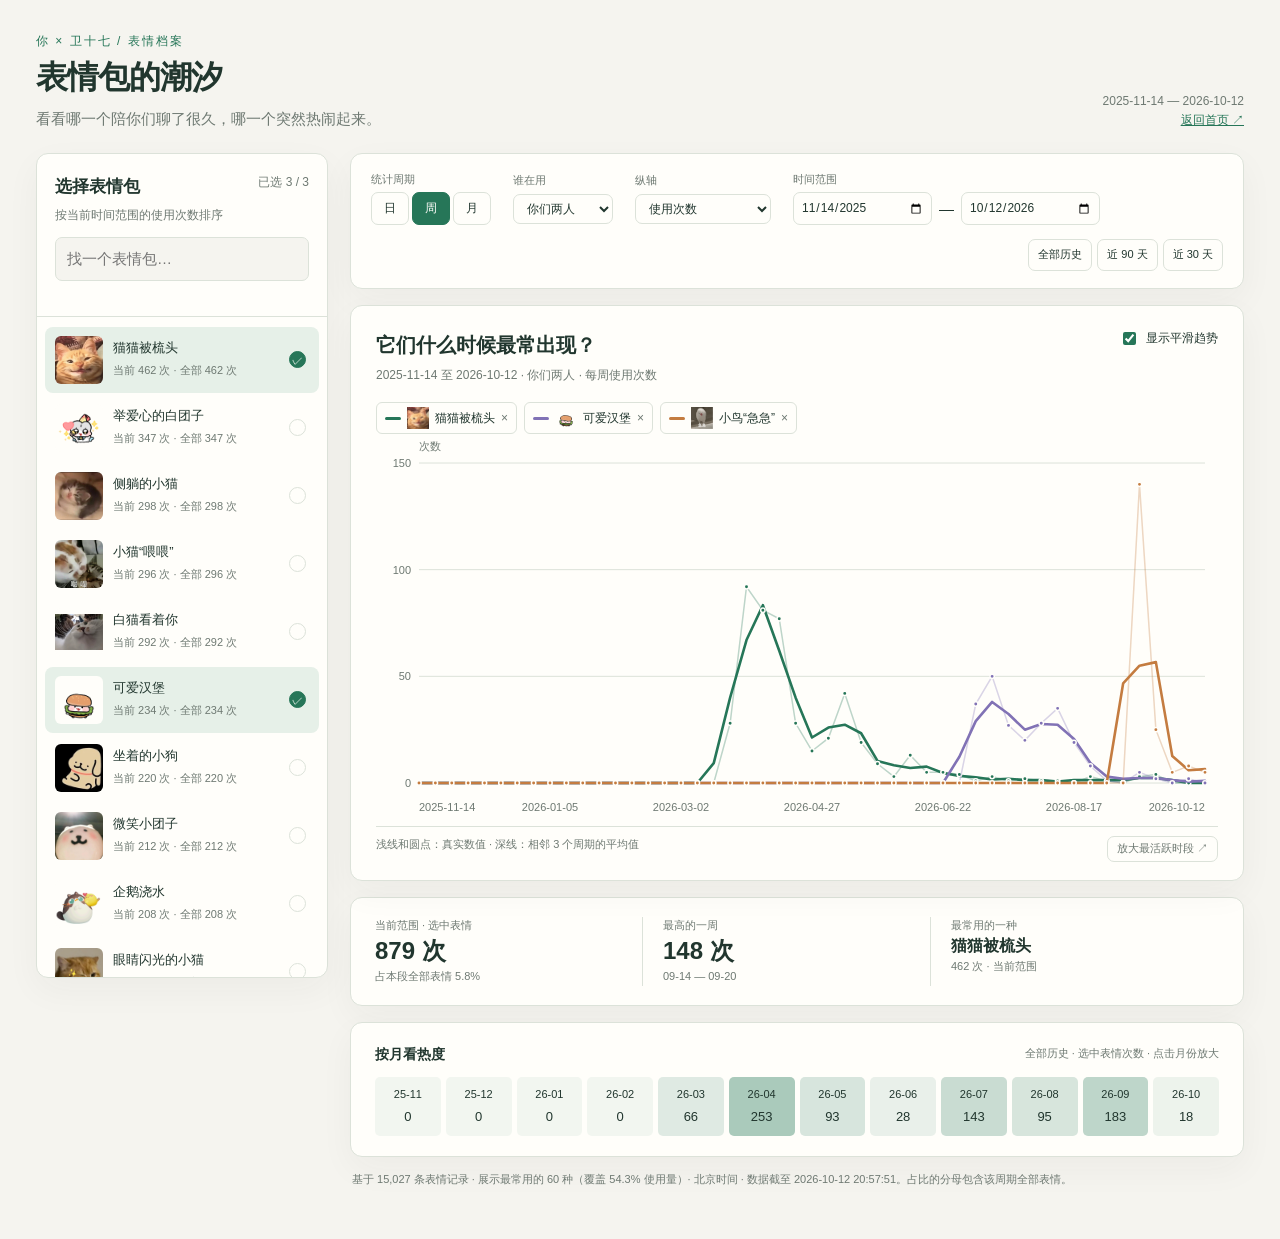
<file: sticker-trends/index.html>
<!doctype html>
<html lang="zh-CN">
<head>
<meta charset="utf-8"><meta name="viewport" content="width=device-width, initial-scale=1">
<title>表情包的潮汐 · 你与卫十七</title>
<style>
:root{--paper:#f5f4ef;--panel:#fffefa;--ink:#21362e;--muted:#6e7972;--line:#dce2d9;--green:#267658;--green-soft:#e6f0e8;--purple:#8172b5;--orange:#c47c40;--shadow:0 12px 35px #24382b0b;--font:"Segoe UI","Microsoft YaHei",sans-serif}
*{box-sizing:border-box}body{margin:0;background:var(--paper);color:var(--ink);font:15px/1.6 var(--font)}button,input,select{font:inherit;color:inherit}button{cursor:pointer}button,input,select{border:1px solid var(--line);border-radius:7px;background:var(--panel)}button{padding:7px 12px}button:hover{border-color:var(--green);background:var(--green-soft)}button:focus-visible,input:focus-visible,select:focus-visible{outline:3px solid #26765855;outline-offset:2px}button[aria-pressed="true"]{background:var(--green);color:var(--panel);border-color:var(--green)}button:disabled{opacity:.4;cursor:default}a{color:var(--green)}header{max-width:1500px;margin:auto;padding:32px 36px 22px;display:flex;justify-content:space-between;align-items:end;gap:20px}.eyebrow{font-size:12px;letter-spacing:2px;color:var(--green);margin:0 0 7px}h1{font-size:32px;line-height:1.2;letter-spacing:-1px;font-weight:600;margin:0}header p{margin:10px 0 0;color:var(--muted)}.snapshot{font-size:12px;color:var(--muted);text-align:right}.shell{max-width:1500px;margin:auto;padding:0 36px 36px;display:grid;grid-template-columns:292px minmax(0,1fr);gap:22px}.panel{background:var(--panel);border:1px solid var(--line);border-radius:12px;box-shadow:var(--shadow)}aside{align-self:start;overflow:hidden}.side-head{padding:19px 18px 12px;border-bottom:1px solid var(--line)}.side-head h2{font-size:17px;margin:0;display:flex;justify-content:space-between;gap:10px}.side-head h2 span{color:var(--muted);font-size:12px;font-weight:400}.side-head p{font-size:12px;color:var(--muted);margin:6px 0 12px}.search{width:100%;padding:9px 11px;background:var(--paper)}#stickerList{height:660px;overflow:auto;padding:8px}.sticker{display:grid;grid-template-columns:48px minmax(0,1fr) 20px;gap:10px;align-items:center;width:100%;padding:9px 10px;border:0;text-align:left;border-radius:8px;background:transparent;margin:2px 0}.sticker.selected{background:var(--green-soft);color:var(--ink)}.sticker img{width:48px;height:48px;object-fit:contain;background:var(--panel);border-radius:6px}.sticker .name{font-size:13px;line-height:1.3;display:block}.sticker .count{font-size:11px;color:var(--muted);display:block;margin-top:5px}.check{width:17px;height:17px;border:1px solid var(--line);border-radius:50%;font-size:11px;display:grid;place-items:center;color:transparent}.selected .check{color:var(--panel);border-color:var(--green);background:var(--green)}.content{min-width:0}.toolbar{padding:17px 20px;display:flex;flex-wrap:wrap;gap:14px 22px;align-items:center}.control label{display:block;font-size:11px;color:var(--muted);margin-bottom:4px}.segments{display:flex;gap:3px}.segments button{font-size:12px;padding:6px 12px}.dates{display:flex;gap:7px;align-items:center}.dates input{width:139px;padding:5px 7px;font-size:12px}.toolbar select{padding:6px 9px;font-size:12px}.range-shortcuts{display:flex;gap:5px;align-self:end;margin-left:auto}.range-shortcuts button{font-size:11px;padding:6px 9px}.plot-panel{margin-top:16px;padding:23px 25px 18px;position:relative}.plot-top{display:flex;gap:15px;justify-content:space-between;align-items:start}.plot-top h2{font-size:20px;margin:0;font-weight:600}.plot-top p{font-size:12px;color:var(--muted);margin:5px 0 0}.smooth-control{font-size:12px;white-space:nowrap;display:flex;gap:7px;align-items:center}.smooth-control input{accent-color:var(--green)}#legend{display:flex;gap:7px;flex-wrap:wrap;margin:17px 0 2px;min-height:29px}.legend-item{display:flex;align-items:center;gap:6px;padding:4px 8px;border:1px solid var(--line);border-radius:6px;font-size:12px;background:var(--panel)}.legend-item i{width:16px;height:3px;display:block;border-radius:2px}.legend-item img{width:22px;height:22px;object-fit:contain}#plot{width:100%;height:390px;display:block;touch-action:pan-y}.axis-label{fill:var(--muted);font-size:11px}.gridline{stroke:var(--line);stroke-width:1}.line-raw{fill:none;stroke-width:1.5;opacity:.3}.line-trend{fill:none;stroke-width:2.6;stroke-linejoin:round;stroke-linecap:round}.point{stroke:var(--panel);stroke-width:1.5}.crosshair{stroke:var(--muted);stroke-width:1;stroke-dasharray:3 5;pointer-events:none}.tip{position:absolute;background:var(--panel);border:1px solid var(--line);border-radius:9px;padding:12px 14px;box-shadow:0 10px 25px #182c2426;min-width:180px;max-width:300px;font-size:12px;pointer-events:none;z-index:3}.tip strong{display:block;margin-bottom:9px}.tip-row{display:flex;gap:12px;justify-content:space-between;margin:6px 0}.tip-row i{display:inline-block;width:7px;height:7px;border-radius:50%;margin-right:5px}.plot-foot{display:flex;justify-content:space-between;gap:10px;font-size:11px;color:var(--muted);padding-top:9px;border-top:1px solid var(--line)}.plot-foot button{font-size:11px;padding:3px 9px}.metrics{display:grid;grid-template-columns:repeat(3,minmax(0,1fr));gap:20px;padding:19px 24px;margin-top:16px}.metric{border-right:1px solid var(--line)}.metric:last-child{border:0}.metric small{display:block;color:var(--muted);font-size:11px}.metric b{font-size:24px;line-height:1.4;font-weight:600;font-variant-numeric:tabular-nums}.metric span{font-size:11px;color:var(--muted);display:block}.months-panel{margin-top:16px;padding:20px 24px}.months-top{display:flex;justify-content:space-between;gap:10px;align-items:center;margin-bottom:12px}.months-top h2{font-size:14px;margin:0}.months-top span{font-size:11px;color:var(--muted)}#months{display:grid;grid-template-columns:repeat(12,minmax(0,1fr));gap:5px}.month{border:0;padding:9px 2px;min-width:0;border-radius:5px;font-size:11px}.month span{display:block;font-variant-numeric:tabular-nums;font-size:13px;margin-top:3px}.scope{font-size:11px;color:var(--muted);margin:14px 2px}.empty{padding:40px 10px;text-align:center;color:var(--muted)}.notice{font-size:11px;color:var(--green);min-height:18px;margin-top:5px}.banner{padding:50px;text-align:center}.mono{font-variant-numeric:tabular-nums}.loading{padding:50px}.back{font-size:12px;white-space:nowrap}
@media(max-width:1120px){header{padding:25px 22px 20px}.shell{padding:0 22px 25px;grid-template-columns:245px minmax(0,1fr);gap:15px}.toolbar{gap:12px}.range-shortcuts{margin-left:0}.plot-panel{padding:20px 17px}.plot-top{flex-wrap:wrap}.metrics{gap:12px;padding:17px}.metric b{font-size:21px}}
@media(max-width:800px){header{align-items:start}.snapshot{display:none}.shell{display:flex;flex-direction:column}.content{order:0}aside{order:1;width:100%}#stickerList{height:330px;display:grid;grid-template-columns:repeat(2,minmax(0,1fr));align-content:start}.plot-panel{margin-top:12px}#plot{height:330px}.scope{margin-bottom:0}#months{grid-template-columns:repeat(6,minmax(0,1fr))}.month{padding:7px 2px}}
@media(max-width:450px){header{padding:23px 16px 17px}h1{font-size:26px}.shell{padding:0 12px 20px;gap:12px}.toolbar{padding:14px;gap:12px 15px}.plot-panel{padding:17px 12px}.plot-top h2{font-size:18px}.dates input{width:min(128px,calc((100vw - 114px)/2));min-width:0}.range-shortcuts{width:100%}.smooth-control{font-size:11px}.metrics{padding:15px 12px;gap:8px}.metric b{font-size:18px}.metric span{font-size:10px}.metric small{font-size:10px}.plot-foot{flex-wrap:wrap}.sticker{grid-template-columns:39px minmax(0,1fr) 16px;gap:6px;padding:7px 6px}.sticker img{width:39px;height:39px}.sticker .name{font-size:12px}.months-panel{padding:16px 12px}#plot{height:305px}}
</style>
</head>
<body>
<header><div><p class="eyebrow">你 × 卫十七 / 表情档案</p><h1>表情包的潮汐</h1><p>看看哪一个陪你们聊了很久，哪一个突然热闹起来。</p></div><div class="snapshot"><div id="dateCaption"></div><a class="back" href="/">返回首页 ↗</a></div></header>
<main class="shell">
<aside class="panel"><div class="side-head"><h2>选择表情包 <span id="selectionCount">最多对比 3 种</span></h2><p>按当前时间范围的使用次数排序</p><input class="search" id="search" type="search" placeholder="找一个表情包…" aria-label="搜索表情包"><div class="notice" id="notice" aria-live="polite"></div></div><div id="stickerList"></div></aside>
<div class="content">
<section class="toolbar panel" aria-label="趋势筛选">
<div class="control"><label>统计周期</label><div class="segments" id="period"><button data-value="day" aria-pressed="false">日</button><button data-value="week" aria-pressed="true">周</button><button data-value="month" aria-pressed="false">月</button></div></div>
<div class="control"><label for="sender">谁在用</label><select id="sender"><option value="both">你们两人</option><option value="me">只看你</option><option value="wei">只看卫十七</option></select></div>
<div class="control"><label for="measure">纵轴</label><select id="measure"><option value="count">使用次数</option><option value="share">占全部表情的比例</option></select></div>
<div class="control"><label for="start">时间范围</label><div class="dates"><input type="date" id="start" aria-label="开始日期"><span>—</span><input type="date" id="end" aria-label="结束日期"></div></div>
<div class="range-shortcuts"><button data-range="all">全部历史</button><button data-range="90">近 90 天</button><button data-range="30">近 30 天</button></div>
</section>
<section class="plot-panel panel">
<div class="plot-top"><div><h2 id="chartTitle">它们什么时候最常出现？</h2><p id="chartSubtitle"></p></div><label class="smooth-control"><input type="checkbox" id="smooth" checked>显示平滑趋势</label></div>
<div id="legend"></div><svg id="plot" role="img" aria-label="所选表情包使用趋势"></svg><div id="tooltip" class="tip" hidden></div>
<div class="plot-foot"><span id="plotNote"></span><button id="peakJump">放大最活跃时段 ↗</button></div>
</section>
<section class="metrics panel" aria-label="当前选中表情统计"><div class="metric"><small>当前范围 · 选中表情</small><b id="rangeTotal">—</b><span id="rangeTotalHint"></span></div><div class="metric"><small id="peakLabel">最高的一周</small><b id="peakValue">—</b><span id="peakDate"></span></div><div class="metric"><small>最常用的一种</small><b id="mostUsed" style="font-size:16px"></b><span id="mostUsedHint"></span></div></section>
<section class="months-panel panel"><div class="months-top"><h2>按月看热度</h2><span>全部历史 · 选中表情次数 · 点击月份放大</span></div><div id="months"></div></section>
<p class="scope" id="scope"></p>
</div></main>
<script src="data.js"></script><script src="app.js"></script>
</body></html>
</file>
